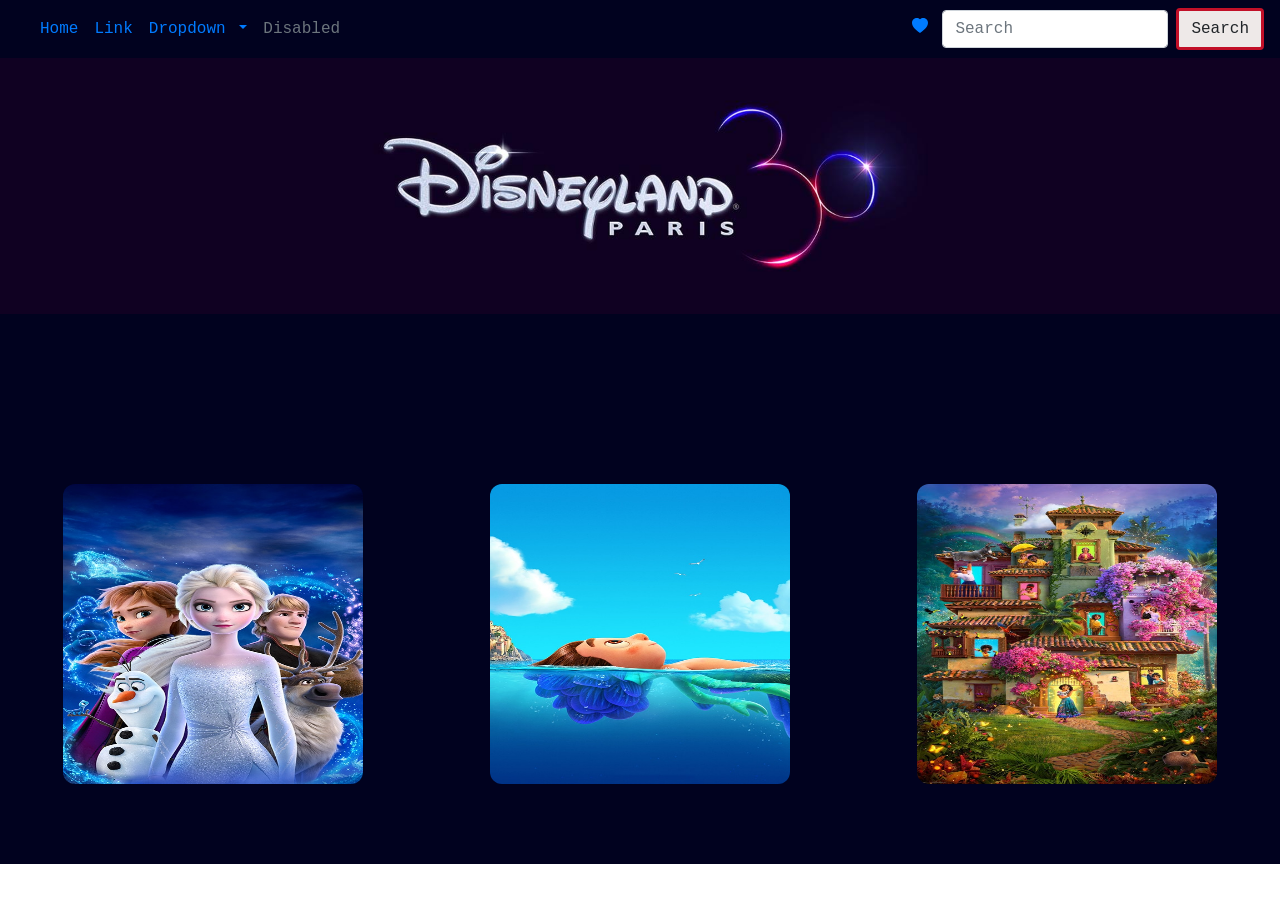
<file: index.html>
<!DOCTYPE html>
<html>
    <head>
        <title></title>
        <meta name="viewport" content="width=device-width, initial-scale=1.0">
        <link rel="stylesheet" href="disney.css"/>
        <link rel="stylesheet" href="https://cdn.jsdelivr.net/npm/bootstrap@4.6.0/dist/css/bootstrap.min.css" integrity="sha384-B0vP5xmATw1+K9KRQjQERJvTumQW0nPEzvF6L/Z6nronJ3oUOFUFpCjEUQouq2+l" crossorigin="anonymous">
    </head>
    <body>

        <header>

          
        <nav class="navbar navbar-expand-lg">
            <a class="navbar-brand" href=""></a>
            <button class="navbar-toggler" type="button" data-toggle="collapse" data-target="#navbarSupportedContent" aria-controls="navbarSupportedContent" aria-expanded="false" aria-label="Toggle navigation">
              <span class="navbar-toggler-icon"></span>
            </button>
           
          
            <div class="collapse navbar-collapse" id="navbarSupportedContent">
              <ul class="navbar-nav mr-auto">
                <li class="nav-item active">
                  <a class="nav-link" href="#">Home <span class="sr-only">(current)</span></a>
                </li>
                <li class="nav-item">
                  <a class="nav-link" href="#">Link</a>
                </li>
                <li class="nav-item dropdown">
                  <a class="nav-link dropdown-toggle" href="#" id="navbarDropdown" role="button" data-toggle="dropdown" aria-haspopup="true" aria-expanded="false">
                    Dropdown
                  </a>
                  <div class="dropdown-menu" aria-labelledby="navbarDropdown">
                    <a class="dropdown-item" href="#">Action</a>
                    <a class="dropdown-item" href="#">Another action</a>
                    <div class="dropdown-divider"></div>
                    <a class="dropdown-item" href="#">Something else here</a>
                  </div>
                </li>
                <li class="nav-item">
                  <a class="nav-link disabled" href="#" tabindex="-1" aria-disabled="true">Disabled</a>
                </li>
              </ul>

              <div>
              <div class="icon ">
                <a href="favorite.html">
                <svg xmlns="http://www.w3.org/2000/svg" width="16" height="16" fill="currentColor" class="bi bi-heart-fill" viewBox="0 0 16 16">
                  <path fill-rule="evenodd" d="M8 1.314C12.438-3.248 23.534 4.735 8 15-7.534 4.736 3.562-3.248 8 1.314z"/>
                </svg>
                </a>
              </div>
            </div>
             

              <form class="form-inline my-2 my-lg-0">
              
                <input class="form-control mr-sm-2" type="search" placeholder="Search" aria-label="Search">
                <button class="btn" type="submit">Search</button>
                
              </form>
            </div>
          </nav>
      

        <div class="logo">
            <img src="image/hd16017_banner-disneyland-paris-30th-anniversary_5-1_tcm816-226311$w_1920$p_1.jpg" width="100%" height="100%">
        </div>
        <!-- End logo -->

<div class="main">
        <section>
          <img src="image/image_bf2c13ad.jpeg">
          <div class="continar">
          <h1> Snow Queen </h1>
          <p> 
            Why was Elsa born with superpowers? The realities of the past await her as she ventures into the unknown in enchanted forests and dark seas far from Arendelle. The answers call out to her, but they also threaten her kingdom.<br>
             Together with Anna, Kristoff, Olaf and Sven, they face a dangerous yet extraordinary journey.</p>
            </div>
        </section>

        <section>
          <img src="image/image_959b27ef.jpeg">
        <div class="continar">
          <h1>Luca</h1>
          <p>
            Produced by Biscar and Disney, Luca is set in a town on the Italian Riviera, about a young man who spends an unforgettable summer.<br>
             Luca shares these adventures with his friend Alberto, but the fun threatens a hidden secret: they are sea monsters from another underwater world. </p>
             </div>
        </section>

        <section>
          <img src="image/image_324ed9dc.jpeg">
          <div class="continar">
          <h1> incanto </h1>
          <p>extraordinary family, the Madrigal family, who live hidden among the beauties of Colombia inside a magical house in the vibrant city of the enchanting place called Encanto. Incanto magic has given each child in the family a unique gift of the miraculous power of healing power. <br>
            Every kid got a power except for one, Mirabell. But when she discovers that the magic surrounding the inkanto is in danger, Mirabel decides that she, the only powerless in the family, may be her exceptional family's last hope. </p>
          </div>
        </section>

      </div>
    </header>

    


  
       
<div id="grid">

</div>





        <script src="disney.js"defer></script>
    </body>
</html>
</file>
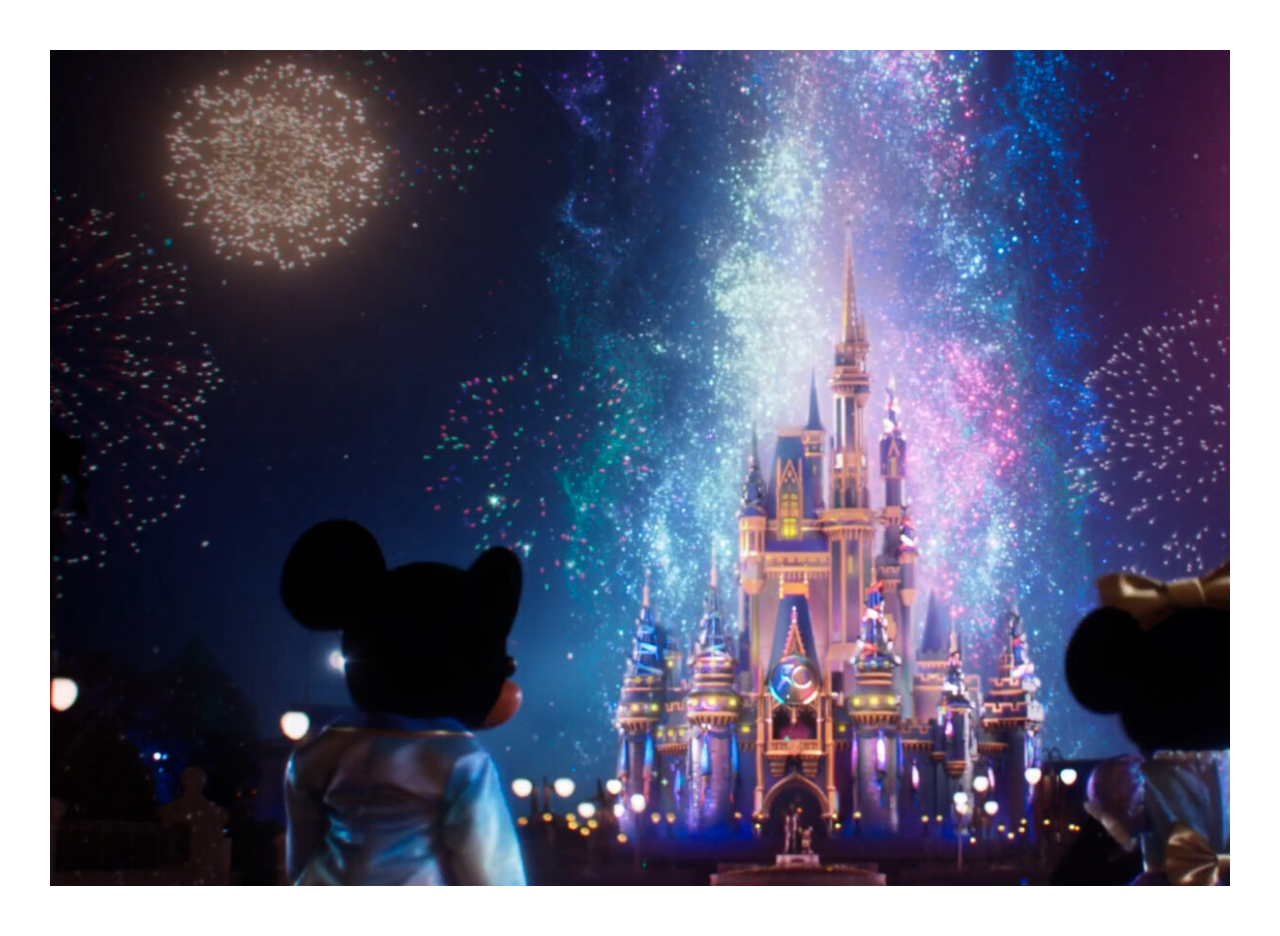
<file: favorite.html>
<!DOCTYPE html>
<html>
    <head>
        <title></title>
        <link rel="stylesheet" href="disney.css"/>
        
        <link rel="stylesheet" href="https://cdn.jsdelivr.net/npm/bootstrap@4.6.0/dist/css/bootstrap.min.css" integrity="sha384-B0vP5xmATw1+K9KRQjQERJvTumQW0nPEzvF6L/Z6nronJ3oUOFUFpCjEUQouq2+l" crossorigin="anonymous">
        
    </head>
    <body>

       
              <div class="caver">
              
                  </div>



        <div id="testCard" class="row row-cols-1 row-cols-md-3 g-4">
            
          </div>




        
 
        <div class="favorite">




        </div>






        <script src="https://cdn.jsdelivr.net/npm/bootstrap@5.1.3/dist/js/bootstrap.bundle.min.js" integrity="sha384-ka7Sk0Gln4gmtz2MlQnikT1wXgYsOg+OMhuP+IlRH9sENBO0LRn5q+8nbTov4+1p" crossorigin="anonymous"></script>

<script src="disney.js"></script>

    </body>
</html>
</file>
<file: disney.css>
*{
    
    
 font-family: 'Courier New', Courier, monospace;
 
}


header{
    background-color: rgb(1, 2, 31);
    background-size: cover;
    background-repeat: no-repeat;
    background-position:center ;
    width: fit-content;      
   
} 




.main{
    display: grid;
    grid-template-columns:  1fr 1fr 1fr ;
     
}






.navbar .btn{
    background-color:rgb(238, 233, 232);
    border:rgb(194, 16, 40) solid;
}

.main img {
    width: 300px;
    height: 300px;
    position: absolute;
    left: 50px;
    top :-30px;
    border-radius: 12px;
    transition: all 1s;
    

}

section:hover img{
    top: - 100px;
    border-radius:50% ;
    transform: rotate(720deg);
    display: flex;
}


section{
    /* background-color: #fff; */
    height: 350px;
    width: 400px;
    margin:200px auto 0 auto ;
    position: relative;
    transition: all 5.s;
    border-radius: 12px;

    

}

section:hover{
    height: 400px;
}
.continar {
    color: #fff;
    position: absolute;
    bottom: 0;
    padding: 10px;
    text-align: center;
    transition: all 2s;
opacity: 0;


}

section:hover .continar{
    display: block;
    opacity: 1;
}




.imageof{

    width: 200px;
    height: 200px;
    margin: 50px;

    border-radius: 8px;
    display: block;
}


#grid{

   display: flex;
   justify-content: center;
   align-items: center;
   flex-wrap: wrap;
 

}
#grid div {
    
    border: ridge ;
    margin: 10px;
}


.nameof{

    margin: 40px;
    padding: 10px;

   
  }
 

.imageof:hover{
    opacity: 0.3;
    
}



.button{
   border: white solid;
}

.divBTN{
  display: flex;
  flex-direction: row;
  justify-content: space-between;
 
}


 .icon{
 
   width: 30px;
   height: 30px;
}

.icon :hover{

    height: 10px;
    color:tomato;
  
}

.favlist{

    display: flex;
    margin: 10px;
    padding: 10px;    
}
#testCard{
    margin-left: 100px;
    margin-right: 100px;
    display: flex;
    justify-content: center;
    align-items: center;
    grid-gap: 10px;
}

.card{
    width:fit-content;
    height: fit-content;
}
.card-body{
    display: flex;
    justify-content: center;
    align-items: center;
}

.card-img-top{
    width: 50px;
    height: 400px;
    margin: 10px;
    padding: 10px;

}



.caver{

    background-image: url("./image/disney-world-50th-anniversary-commercial-fireworks-enchantment-3-1536x864.jpg");
    background-size: cover;
    height: calc(100vh - 64px);
    margin: 50px;
}

.caver .text{
    position: absolute;
    left: 50%;
    top: 50%;
    transform: translate(-50% , -50%);
    
 
      }

      .caver .text h1{
        margin: 0px;
        color: black;
        font-weight: bold;
        font-size: 50px;
        text-align: top;  
      }



    
@media screen and (min-width: 768px) and (max-width:1023px){
    /* 
        taplet */
        .main {
            display: grid;
           grid-template-columns: 1fr 1fr 1fr; 
           
     
       }
   
       #grid{
           display: grid;
           grid-template-columns: 1fr 1fr 1fr ; 
           
        
        }
    
    }
    
    
@media screen and (max-width: 767px) {
    
    /* mobail */
  
    .main {
         display: grid;
        grid-template-columns: 1fr; 
        
  
    }

    #grid{
        display: grid;
        grid-template-columns: 1fr  ; 
        
     
     }



}
</file>
